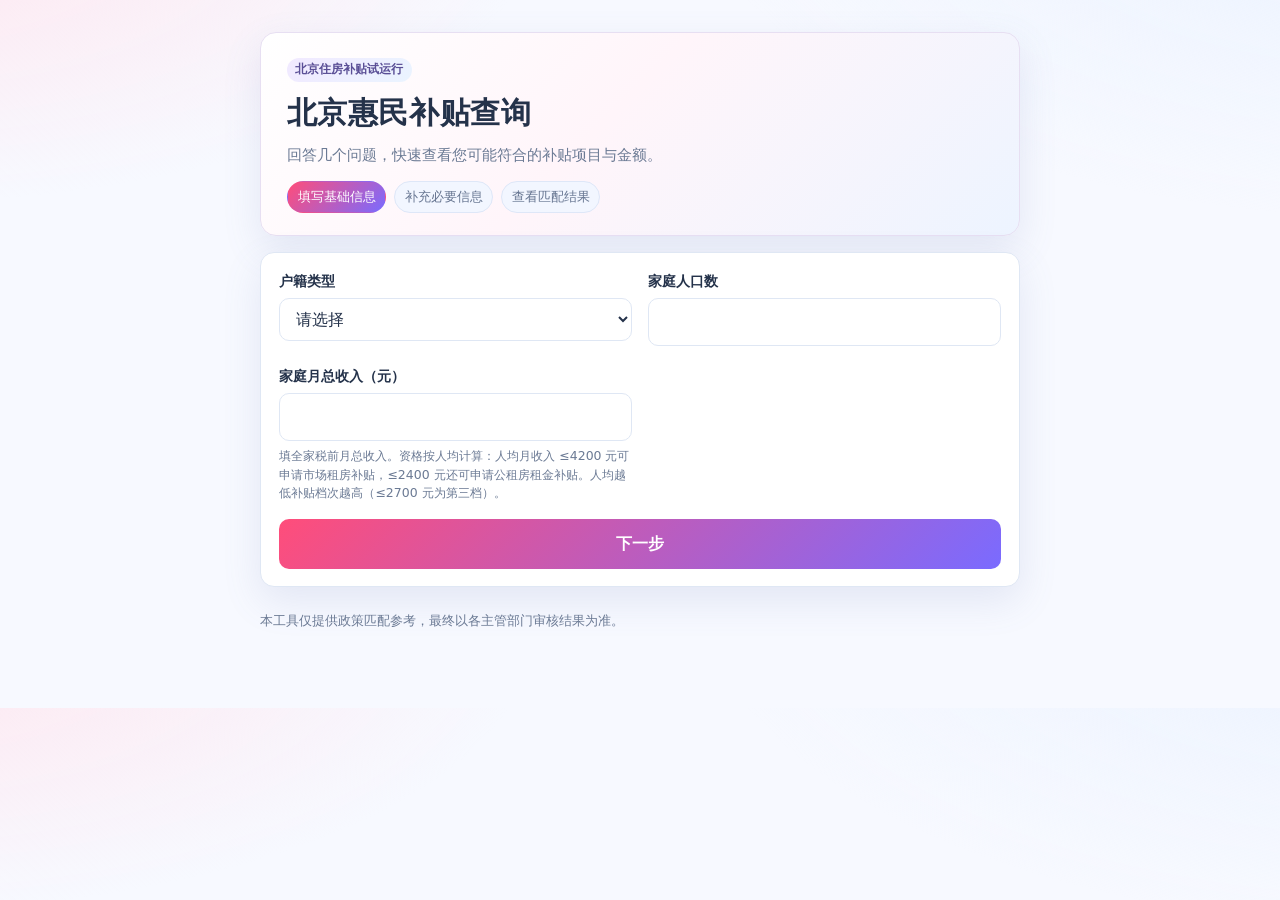
<file: frontend/index.html>
<!doctype html>
<html lang="zh-CN">
<head>
  <meta charset="utf-8">
  <meta name="viewport" content="width=device-width, initial-scale=1">
  <title>北京惠民补贴 · 资格查询</title>
  <link rel="stylesheet" href="styles.css">
</head>
<body>
  <main>
    <header class="hero">
      <p class="eyebrow">北京住房补贴试运行</p>
      <h1>北京惠民补贴查询</h1>
      <p class="sub">回答几个问题，快速查看您可能符合的补贴项目与金额。</p>
      <ol class="steps" aria-label="查询步骤">
        <li class="active">填写基础信息</li>
        <li>补充必要信息</li>
        <li>查看匹配结果</li>
      </ol>
    </header>

    <div id="error" class="error" hidden></div>

    <section class="panel">
      <form id="intake">
        <div id="fields"></div>
        <button type="submit">下一步</button>
      </form>
    </section>

    <p class="note">
      本工具仅提供政策匹配参考，最终以各主管部门审核结果为准。
    </p>
  </main>

  <script src="app.js"></script>
  <script>
    // The gating set. Everything else is asked only if a live program needs it.
    const GATING = ["hukou_type", "household_size", "household_monthly_income"];

    const saved = store.profile;
    document.getElementById("fields").innerHTML =
      GATING.map((name) => renderField(name, saved[name])).join("");

    document.getElementById("intake").addEventListener("submit", async (event) => {
      event.preventDefault();
      const button = event.target.querySelector("button");
      button.disabled = true;
      try {
        const profile = readForm(event.target);
        const confirmed = await post("/profile/confirm", profile);
        store.profile = profile;
        sessionStorage.setItem("confirm", JSON.stringify(confirmed));
        location.href = "confirm.html";
      } catch (err) {
        showError(String(err.message || err));
        button.disabled = false;
      }
    });
  </script>
</body>
</html>
</file>
<file: frontend/styles.css>
:root {
  --bg: #f7f9ff;
  --card: #ffffff;
  --ink: #24324a;
  --muted: #6b7a94;
  --line: #dfe7f4;
  --accent: #ff4d7a;
  --accent-dark: #ff2f65;
  --ok: #1f9d63;
  --warn: #d58a14;
  --shadow: 0 14px 38px rgba(108, 123, 174, 0.14);
}

* { box-sizing: border-box; }

body {
  margin: 0;
  padding: 2rem 1rem 4rem;
  background:
    radial-gradient(1200px 500px at -10% -10%, #ffe6ef 0%, transparent 55%),
    radial-gradient(1200px 600px at 110% -20%, #eaf2ff 0%, transparent 60%),
    var(--bg);
  color: var(--ink);
  font: 16px/1.6 "PingFang SC", "Microsoft YaHei", system-ui, sans-serif;
}

main { max-width: 760px; margin: 0 auto; }

h1 { font-size: 1.9rem; margin: 0 0 .3rem; letter-spacing: .02em; }
h2 { font-size: 1.05rem; margin: 0 0 .75rem; }
h3 { font-size: 1.05rem; margin: 0; }

.hero {
  padding: 1.4rem 1.6rem;
  margin-bottom: 1rem;
  background: linear-gradient(135deg, #ffffff 0%, #fff5fa 45%, #edf4ff 100%);
  border: 1px solid #e7dff2;
  border-radius: 16px;
  box-shadow: var(--shadow);
}

.steps {
  display: flex;
  flex-wrap: wrap;
  gap: .45rem;
  list-style: none;
  margin: .95rem 0 0;
  padding: 0;
}

.steps li {
  padding: .28rem .62rem;
  font-size: .8rem;
  color: #667591;
  background: #f2f6ff;
  border: 1px solid #dee7f8;
  border-radius: 999px;
}

.steps li.done {
  color: #285f3c;
  background: #e7f6ed;
  border-color: #bde4ca;
}

.steps li.active {
  color: #fff;
  background: linear-gradient(135deg, var(--accent) 0%, #7a6bff 100%);
  border-color: transparent;
}

.eyebrow {
  display: inline-block;
  margin: 0 0 .45rem;
  padding: .15rem .55rem;
  font-size: .75rem;
  font-weight: 600;
  color: #5a4f96;
  background: linear-gradient(135deg, #f1e9ff 0%, #eaf4ff 100%);
  border-radius: 999px;
}

.sub { color: var(--muted); font-size: .92rem; margin: .2rem 0 0; }
.note { color: var(--muted); font-size: .82rem; margin-top: 1.4rem; }

.stack { display: grid; gap: 1rem; }

.panel {
  padding: 1.05rem 1.15rem;
  margin-bottom: 1rem;
  background: var(--card);
  border: 1px solid var(--line);
  border-radius: 14px;
  box-shadow: var(--shadow);
}

#fields,
#known,
#followups {
  display: grid;
  gap: .2rem 1rem;
}

label { display: block; margin-bottom: 1rem; }
label span { display: block; font-size: .875rem; margin-bottom: .35rem; font-weight: 600; }

input, select {
  width: 100%;
  padding: .64rem .72rem;
  font: inherit;
  color: inherit;
  background: var(--card);
  border: 1px solid var(--line);
  border-radius: 10px;
  transition: border-color .15s ease, box-shadow .15s ease;
}

input:focus, select:focus {
  outline: none;
  border-color: color-mix(in srgb, var(--accent) 45%, white);
  box-shadow: 0 0 0 3px color-mix(in srgb, var(--accent) 16%, transparent);
}

button {
  width: 100%;
  padding: .78rem;
  font: inherit;
  font-weight: 600;
  color: #fff;
  background: linear-gradient(135deg, var(--accent) 0%, #7a6bff 100%);
  border: 0;
  border-radius: 10px;
  cursor: pointer;
  transition: transform .05s ease, filter .15s ease;
}
button:hover { filter: brightness(1.03); }
button:active { transform: translateY(1px); }
button:disabled { opacity: .55; cursor: default; filter: none; }

.error {
  padding: .75rem 1rem;
  margin-bottom: 1rem;
  background: #fff0f4;
  border: 1px solid #ffd2de;
  border-radius: 8px;
  font-size: .9rem;
}

.totals {
  display: grid;
  grid-template-columns: repeat(auto-fit, minmax(220px, 1fr));
  gap: .75rem;
  margin: 0 0 1rem;
}
.total-item {
  padding: .85rem .95rem;
  background: linear-gradient(135deg, #ffffff 0%, #f8f5ff 50%, #f4f9ff 100%);
  border: 1px solid #e6e6f6;
  border-radius: 12px;
}
.totals strong { display: block; font-size: 1.9rem; color: var(--accent); }
.totals span { font-size: .85rem; color: var(--muted); }

.derived { list-style: none; padding: 0; margin: 0; }
.derived li {
  display: flex; justify-content: space-between;
  padding: .5rem 0; border-bottom: 1px solid var(--line);
  font-size: .9rem;
}

.card {
  padding: 1rem 1.25rem;
  margin-bottom: .875rem;
  background: linear-gradient(180deg, #ffffff 0%, #fcfdff 100%);
  border: 1px solid #e4ebf7;
  border-left: 3px solid var(--line);
  border-radius: 10px;
}
.card.qualified { border-left-color: var(--ok); }
.card.needs_verification { border-left-color: var(--warn); }
.card.excluded { opacity: .7; }

.card-head { display: flex; justify-content: space-between; align-items: flex-start; gap: 1rem; }
.card-meta { display: flex; flex-direction: column; align-items: flex-end; gap: .35rem; }
.status-badge {
  padding: .1rem .48rem;
  font-size: .72rem;
  font-weight: 600;
  border-radius: 999px;
  border: 1px solid var(--line);
  color: var(--muted);
  background: #f6f8ff;
}
.status-badge.qualified {
  color: #1f6f3f;
  background: #eaf8f0;
  border-color: #bfe6cf;
}
.status-badge.alternatives {
  color: #7a5a12;
  background: #fff7e7;
  border-color: #f7e3b8;
}
.status-badge.needs_verification {
  color: #975919;
  background: #fff2e4;
  border-color: #f7ddbe;
}
.status-badge.excluded {
  color: #6f7890;
  background: #f4f6fb;
  border-color: #e1e5ee;
}
.amount { font-weight: 700; white-space: nowrap; }

.explanation { font-size: .9rem; margin: .6rem 0 0; }

.reasons { margin: .6rem 0 0; padding-left: 1.1rem; font-size: .875rem; color: var(--muted); }

/* Conditions that can only raise the payment. Flagged, not asked about. */
.caveats {
  margin: .6rem 0 0; padding: .5rem .75rem .5rem 1.6rem;
  font-size: .8rem; color: var(--warn);
  background: color-mix(in srgb, var(--warn) 8%, transparent);
  border-radius: 6px;
}

details { margin-top: .75rem; font-size: .875rem; }
summary { cursor: pointer; color: var(--muted); }

.card footer {
  display: flex; flex-wrap: wrap; gap: .75rem; align-items: center;
  margin-top: .875rem; padding-top: .625rem;
  border-top: 1px solid var(--line);
  font-size: .75rem; color: var(--muted);
}
.ref.missing, .warn { color: var(--warn); }
a { color: var(--accent); }
.back-link { font-weight: 600; text-decoration-thickness: 2px; }

@media (min-width: 760px) {
  #fields,
  #known,
  #followups {
    grid-template-columns: 1fr 1fr;
  }
}

/* Threshold hints under form inputs. See the note above FIELDS in app.js --
   these quote policy numbers for guidance only; nothing is decided from them. */
.field-hint {
  display: block;
  margin-top: .35rem;
  color: var(--muted);
  font-size: .78rem;
  line-height: 1.5;
}
</file>
